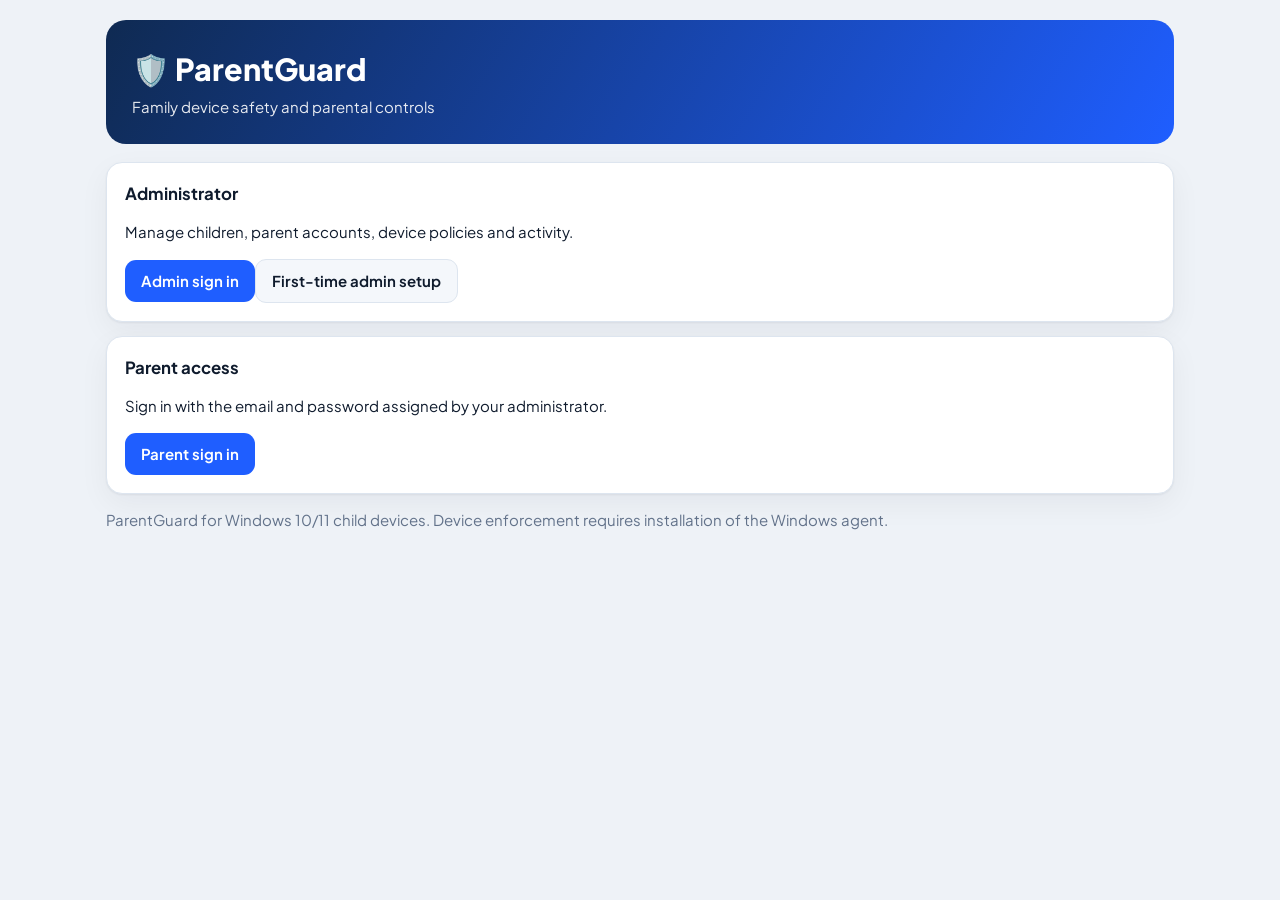
<file: index.html>
<!doctype html>
<html lang="en"><head><meta charset="utf-8"><meta name="viewport" content="width=device-width,initial-scale=1"><title>ParentGuard</title><link rel="stylesheet" href="style.css"></head>
<body><main class="shell"><header class="hero"><div class="brand">🛡️ ParentGuard</div><p>Family device safety and parental controls</p></header>
<section class="c"><h2>Administrator</h2><p>Manage children, parent accounts, device policies and activity.</p><a class="b" href="admin.html">Admin sign in</a><a class="b gr" href="setup.html">First-time admin setup</a></section>
<section class="c"><h2>Parent access</h2><p>Sign in with the email and password assigned by your administrator.</p><a class="b" href="parent.html">Parent sign in</a></section>
<p class="muted">ParentGuard for Windows 10/11 child devices. Device enforcement requires installation of the Windows agent.</p></main></body></html>
</file>
<file: style.css>
@import url('https://fonts.googleapis.com/css2?family=Plus+Jakarta+Sans:wght@400;500;600;700;800&display=swap');
:root{color-scheme:light dark;--bg:#eef2f7;--card:#fff;--ink:#0f1b2d;--mut:#62728a;--line:#dde5ef;--soft:#f4f7fb;--pri:#1f5eff;--pri2:#0f3fc2;--ok:#0f9d7a;--okbg:#e2f6ef;--warn:#c27a0a;--warnbg:#fff3d9;--bad:#d6334a;--badbg:#fde8eb;--shadow:0 1px 2px #0f1b2d10,0 10px 30px #0f1b2d0d}
@media(prefers-color-scheme:dark){:root{--bg:#0c121d;--card:#151d2c;--ink:#e8edf6;--mut:#93a1b8;--line:#26334a;--soft:#1b2538;--okbg:#10382f;--warnbg:#3a2d10;--badbg:#40161e;--shadow:0 1px 2px #0006}}
*{box-sizing:border-box}body{margin:0;font:15px/1.5 'Plus Jakarta Sans',system-ui,-apple-system,'Segoe UI',sans-serif;background:var(--bg);color:var(--ink)}
.shell{max-width:1100px;margin:0 auto;padding:20px 16px 60px}
h1{font-size:1.4rem;margin:0 0 16px;letter-spacing:-.02em}h2{font-size:1.05rem;margin:0 0 10px}h3{margin:0}
.c{background:var(--card);border:1px solid var(--line);border-radius:16px;padding:18px;margin:14px 0;box-shadow:var(--shadow)}
.c h2{margin-top:0}.muted,small{color:var(--mut)}small{font-size:.82rem}
a{color:var(--pri)}
input,textarea,select{font:inherit;color:inherit;background:var(--card);border:1px solid var(--line);border-radius:10px;padding:10px 12px;max-width:100%}
textarea{width:100%}input:focus,textarea:focus,select:focus{outline:3px solid #1f5eff30;border-color:var(--pri)}
button,.b{font:inherit;font-weight:650;display:inline-flex;align-items:center;justify-content:center;gap:6px;background:var(--pri);color:#fff;border:0;border-radius:11px;padding:10px 16px;cursor:pointer;text-decoration:none;transition:background .15s,transform .1s}
button:hover,.b:hover{background:var(--pri2)}button:active{transform:scale(.97)}button:disabled{opacity:.45;cursor:not-allowed}
button.gr,.b.gr{background:var(--soft);color:var(--ink);border:1px solid var(--line)}button.gr:hover{background:var(--line)}
button.dg{background:var(--bad)}button.ok{background:var(--ok)}button.wn{background:var(--warn)}
:focus-visible{outline:3px solid #e8b84d;outline-offset:2px}
.on{color:var(--ok);font-weight:700}.off{color:var(--bad);font-weight:600}
.row{display:flex;flex-wrap:wrap;gap:8px;align-items:center}.row input{flex:1;min-width:160px}
.login{max-width:460px;margin:40px auto}.login input{width:100%;margin:4px 0 12px}label{display:block}
.hero{padding:26px;border-radius:20px;background:linear-gradient(120deg,#0f2a52,#1f5eff);color:#fff;margin-bottom:18px}.hero .brand{font-size:1.9rem;font-weight:800}.hero p{margin:4px 0 0;opacity:.9}
code{background:var(--soft);padding:2px 6px;border-radius:5px;word-break:break-all}
/* top bar */
.top{display:flex;justify-content:space-between;align-items:center;gap:10px;margin-bottom:4px}.top h1{margin:0}
/* combobox */
.combo{position:relative;flex:1;min-width:240px}.combo input{width:100%;padding-left:38px;font-weight:600}.combo:before{content:"⌕";position:absolute;left:13px;top:8px;font-size:1.2rem;color:var(--mut)}
.combo ul{position:absolute;z-index:20;left:0;right:0;top:calc(100% + 4px);margin:0;padding:4px;list-style:none;background:var(--card);border:1px solid var(--line);border-radius:12px;box-shadow:var(--shadow);max-height:260px;overflow:auto}
.combo li{padding:9px 12px;border-radius:8px;cursor:pointer}.combo li:hover,.combo li.sel{background:var(--soft)}.combo li small{display:block}
/* chips / cards */
.kids{display:flex;flex-wrap:wrap;gap:10px;margin-top:12px}
.kid{display:flex;align-items:center;gap:10px;padding:8px 14px 8px 8px;border-radius:14px;background:var(--soft);border:2px solid transparent;color:var(--ink);font-weight:650}
.kid:hover{background:var(--line)}.kid.act{border-color:var(--pri);background:var(--card)}
.av{width:34px;height:34px;border-radius:50%;display:grid;place-items:center;background:var(--pri);color:#fff;font-weight:800;position:relative}
.av i{position:absolute;right:-1px;bottom:-1px;width:11px;height:11px;border-radius:50%;background:#9aa7ba;border:2px solid var(--card)}.av i.on{background:var(--ok)}
.kid small{display:block;font-weight:500;line-height:1.1}
.chips{display:flex;flex-wrap:wrap;gap:6px;align-items:center;padding:8px;border:1px solid var(--line);border-radius:12px;background:var(--card)}
.chip{display:inline-flex;align-items:center;gap:4px;background:var(--soft);border:1px solid var(--line);border-radius:999px;padding:3px 4px 3px 11px;font-size:.88rem}
.chip button{background:none;color:var(--mut);padding:0 7px;border-radius:50%;font-size:1.1rem;line-height:1.4}.chip button:hover{background:var(--badbg);color:var(--bad)}
.chips input{border:0;padding:5px 6px;flex:1;min-width:130px;background:transparent}.chips input:focus{outline:0}
.tag{display:inline-block;border-radius:999px;padding:2px 10px;font-size:.78rem;font-weight:700}.tag.ok{background:var(--okbg);color:var(--ok)}.tag.bad{background:var(--badbg);color:var(--bad)}.tag.wn{background:var(--warnbg);color:var(--warn)}.tag.gy{background:var(--soft);color:var(--mut)}
/* child dashboard */
.dev{padding:0;overflow:hidden}.dhead{display:flex;justify-content:space-between;align-items:center;gap:10px;flex-wrap:wrap;padding:18px 20px 0}
.tabs{display:flex;gap:4px;padding:12px 14px 0;border-bottom:1px solid var(--line);overflow-x:auto}
.tabs button{background:none;color:var(--mut);border-radius:10px 10px 0 0;padding:10px 14px;border-bottom:3px solid transparent;white-space:nowrap}
.tabs button:hover{background:var(--soft)}.tabs button.act{color:var(--pri);border-bottom-color:var(--pri)}
.pane{padding:18px 20px}.pane[hidden]{display:none}
.timer{display:grid;grid-template-columns:1.4fr 1fr;gap:16px}@media(max-width:760px){.timer{grid-template-columns:1fr}}
.tbox{background:linear-gradient(135deg,#0f2a52,#1b4fd6);color:#fff;border-radius:18px;padding:22px}
.tbox.lk{background:linear-gradient(135deg,#5b1020,#b32a40)}.tbox small{color:#ffffffbb}
.big{font-size:clamp(2.4rem,8vw,3.6rem);font-weight:800;letter-spacing:-.04em;font-variant-numeric:tabular-nums;line-height:1.1;margin:4px 0 12px}
.pbar{height:12px;border-radius:99px;background:#ffffff30;overflow:hidden}.pbar i{display:block;height:100%;border-radius:99px;background:#5ee6b8;transition:width .8s}.pbar.w i{background:#ffc857}.pbar.d i{background:#ff7b8a}
.lockbox{border:1px solid var(--line);border-radius:18px;padding:18px;display:flex;flex-direction:column;gap:10px;justify-content:center}
.lockbtn{font-size:1.1rem;padding:18px;border-radius:14px;width:100%}
.tiles{display:grid;grid-template-columns:repeat(auto-fit,minmax(150px,1fr));gap:10px;margin:14px 0}.t{background:var(--soft);border-radius:12px;padding:12px 14px}.t small{display:block}.t b{font-size:1.05rem}
.alerts{background:var(--warnbg);border-radius:12px;padding:10px 14px;margin:12px 0}.alerts ul{margin:4px 0 0;padding-left:18px}
.sec{margin:18px 0 6px;display:flex;justify-content:space-between;align-items:center;gap:8px;flex-wrap:wrap}.sec b{font-size:.98rem}
.lkt{font-size:.8rem;color:var(--warn);display:inline-flex;gap:5px;align-items:center}.lkt input{margin:0}
.chart{display:flex;gap:8px;align-items:flex-end;height:120px;margin:8px 0}.col{flex:1;height:100%;display:flex;flex-direction:column;justify-content:flex-end;align-items:center}.col i{display:block;width:70%;background:var(--pri);border-radius:5px 5px 0 0;min-height:2px}.col small{font-size:.7rem}
.ar{display:flex;gap:10px;align-items:center;margin:5px 0}.ar span:first-child{width:130px;overflow:hidden;text-overflow:ellipsis}.bar{flex:1;background:var(--soft);border-radius:5px;height:8px}.bar i{display:block;height:8px;background:var(--pri);border-radius:5px}
.hit{display:flex;justify-content:space-between;gap:10px;align-items:center;padding:11px 14px;border:1px solid var(--line);border-radius:12px;margin:7px 0;flex-wrap:wrap}
.hit a{font-weight:700;text-decoration:none;word-break:break-all}.hit a:hover{text-decoration:underline}.hit .cnt{background:var(--badbg);color:var(--bad);font-weight:800;border-radius:99px;padding:2px 11px;font-size:.85rem}
.empty{padding:18px;text-align:center;color:var(--mut);border:2px dashed var(--line);border-radius:12px}
.ev{margin:6px 0;padding:0;list-style:none;max-height:340px;overflow:auto}.ev li{padding:8px 0;border-bottom:1px solid var(--line)}
/* toggle cards */
.grid{display:grid;grid-template-columns:repeat(auto-fit,minmax(260px,1fr));gap:10px}
.tg{display:flex;gap:12px;align-items:center;padding:13px 14px;border:1px solid var(--line);border-radius:14px;cursor:pointer;background:var(--card)}
.tg:has(input:checked){border-color:var(--ok);background:var(--okbg)}.tg:has(input:disabled){opacity:.55;cursor:not-allowed}
.tg input{position:absolute;opacity:0;pointer-events:none}.sl{flex:none;width:44px;height:26px;border-radius:99px;background:#9aa7ba;position:relative;transition:background .2s}
.sl:after{content:"";position:absolute;left:3px;top:3px;width:20px;height:20px;border-radius:50%;background:#fff;transition:transform .2s;box-shadow:0 1px 3px #0004}
.tg input:checked+.sl{background:var(--ok)}.tg input:checked+.sl:after{transform:translateX(18px)}.tg input:focus-visible+.sl{outline:3px solid #e8b84d}
.tt b{display:block}.tt small{display:block;line-height:1.3}
.seg{display:flex;gap:8px;flex-wrap:wrap}.seg button{flex:1;min-width:120px;background:var(--soft);color:var(--ink);border:2px solid var(--line)}.seg button.act{border-color:var(--pri);background:var(--card);color:var(--pri)}
.fields{display:grid;grid-template-columns:repeat(auto-fit,minmax(200px,1fr));gap:12px}.fields label{font-weight:600;font-size:.9rem}.fields input{width:100%;margin-top:4px}
.savebar{position:sticky;bottom:0;display:flex;gap:12px;align-items:center;padding:12px 20px;background:var(--card);border-top:1px solid var(--line)}
.q,.m{color:var(--pri);font-weight:600}
.banner{margin:14px 20px 0;padding:10px 14px;border-radius:12px;background:var(--badbg);color:var(--bad);font-weight:600}
.mgmt{display:flex;flex-wrap:wrap;gap:8px}
@media(prefers-reduced-motion:reduce){*{transition:none!important}}
/* timeline + visited sites */
.tlday{margin:16px 0 6px;font-weight:800;font-size:.9rem;color:var(--mut)}
.tli{display:flex;gap:10px;align-items:baseline;padding:8px 10px;border-radius:10px;border-left:3px solid var(--line);margin:3px 0;background:var(--soft)}
.tli.k-block{border-left-color:var(--bad);background:var(--badbg)}.tli.k-web{border-left-color:var(--pri)}.tli.k-app{border-left-color:var(--ok)}.tli.k-screen{border-left-color:var(--warn)}
.tli .ti{flex:none;width:62px;font-size:.8rem;color:var(--mut);font-variant-numeric:tabular-nums}.tli a{font-weight:700;text-decoration:none}
details.site{border:1px solid var(--line);border-radius:12px;margin:7px 0;background:var(--card)}details.site[open]{border-color:var(--pri)}
details.site summary{cursor:pointer;padding:11px 14px;display:flex;flex-wrap:wrap;gap:8px;align-items:center;list-style:none}details.site summary::-webkit-details-marker{display:none}
details.site summary a{font-weight:700;text-decoration:none;word-break:break-all}details.site summary small{margin-left:auto}
.sbody{padding:0 14px 14px}.vt{display:flex;flex-wrap:wrap;gap:6px;margin-top:8px}
.tstat{margin-top:12px;padding:8px 12px;border-radius:10px;background:#ffffff20;font-weight:600;font-size:.9rem}
/* ---- save / processing feedback ---- */
.spin{display:inline-block;width:1em;height:1em;border:2.5px solid currentColor;border-right-color:transparent;border-radius:50%;animation:pgspin .7s linear infinite;vertical-align:-.15em;margin-right:8px;flex:none}
@keyframes pgspin{to{transform:rotate(360deg)}}
button.busy{opacity:.85;cursor:progress;filter:saturate(.8)}button.busy:disabled{opacity:.85}
button.done{background:var(--ok)!important;color:#fff;opacity:1}button.done:disabled{opacity:1}
.m.work,.work{color:var(--pri);font-weight:600}.m.okm{color:var(--ok)}.m.badm{color:var(--bad)}
#nmsg{font-weight:600}#nmsg.work{color:var(--pri)}
#toasts{position:fixed;z-index:1000;right:16px;bottom:16px;display:flex;flex-direction:column;gap:8px;max-width:min(380px,calc(100vw - 32px))}
.toast{padding:12px 16px;border-radius:12px;color:#fff;font-weight:650;box-shadow:0 8px 28px #0005;animation:pgin .25s ease-out;transition:opacity .3s,transform .3s}
.toast.ok{background:var(--ok)}.toast.bad{background:var(--bad)}.toast.out{opacity:0;transform:translateY(8px)}
@keyframes pgin{from{opacity:0;transform:translateY(10px)}}
@media(prefers-reduced-motion:reduce){.spin{animation-duration:2s!important}.toast{animation:none}}
/* ---- child requests ---- */
.bdg{display:inline-grid;place-items:center;min-width:19px;height:19px;padding:0 5px;margin-left:6px;border-radius:99px;background:var(--bad);color:#fff;font-size:.72rem;font-weight:800}.bdg[hidden]{display:none}
.rq{border:1px solid var(--line);border-radius:14px;padding:12px 14px;margin:8px 0;background:var(--card)}.rq.pend{border-color:var(--warn);background:var(--warnbg)}
.rqh{display:flex;flex-wrap:wrap;gap:8px;align-items:center}.rqh small{margin-left:auto}.rqw{font-weight:700;word-break:break-all}
.rqn{margin:6px 0;font-style:italic}.rqm{display:block;margin-top:4px}
details>summary{cursor:pointer}#notifyBox summary small{display:block;margin-top:4px}
/* ---- one row per site/app: name left, Block / Allow / Hide actions on the same row ---- */
.item{display:flex;align-items:center;justify-content:space-between;gap:12px;padding:10px 14px;border:1px solid var(--line);border-radius:12px;margin:7px 0;background:var(--card);flex-wrap:nowrap}
.item .iname{display:flex;flex-direction:column;gap:2px;min-width:0;flex:1}
.item .iname a,.item .iname b{font-weight:700;text-decoration:none;word-break:break-all}
.item .tags{display:flex;flex-wrap:wrap;gap:5px;margin-top:2px}
.acts{display:flex;gap:6px;flex:none;flex-wrap:nowrap}
.acts button{padding:7px 12px;font-size:.84rem;white-space:nowrap}
@media(max-width:640px){.item{flex-wrap:wrap}.acts{width:100%;flex-wrap:wrap}.acts button{flex:1}}
.hl{display:flex;flex-wrap:wrap;gap:6px;padding:8px;border:1px solid var(--line);border-radius:12px;min-height:40px}

/* ---- timeline rows with actions + professional polish ---- */
.tli{align-items:center;flex-wrap:nowrap}.tli .tx{flex:1;min-width:0;word-break:break-word}.tli .acts button{padding:5px 10px;font-size:.78rem}
@media(max-width:640px){.tli{flex-wrap:wrap}.tli .acts{width:100%}}
.addbar{background:var(--soft);border:1px solid var(--line);border-radius:14px;padding:12px 14px;margin:0 0 14px}.addbar b{display:block;margin-bottom:8px}
h1{font-weight:800;letter-spacing:-.02em}.c{transition:box-shadow .2s}.item:hover,.tli:hover{border-color:var(--pri)}
button{box-shadow:0 1px 2px #0f1b2d22}.tabs button.act{font-weight:800}
.tag{letter-spacing:.01em}.dhead h3{font-size:1.25rem;font-weight:800}
</file>
